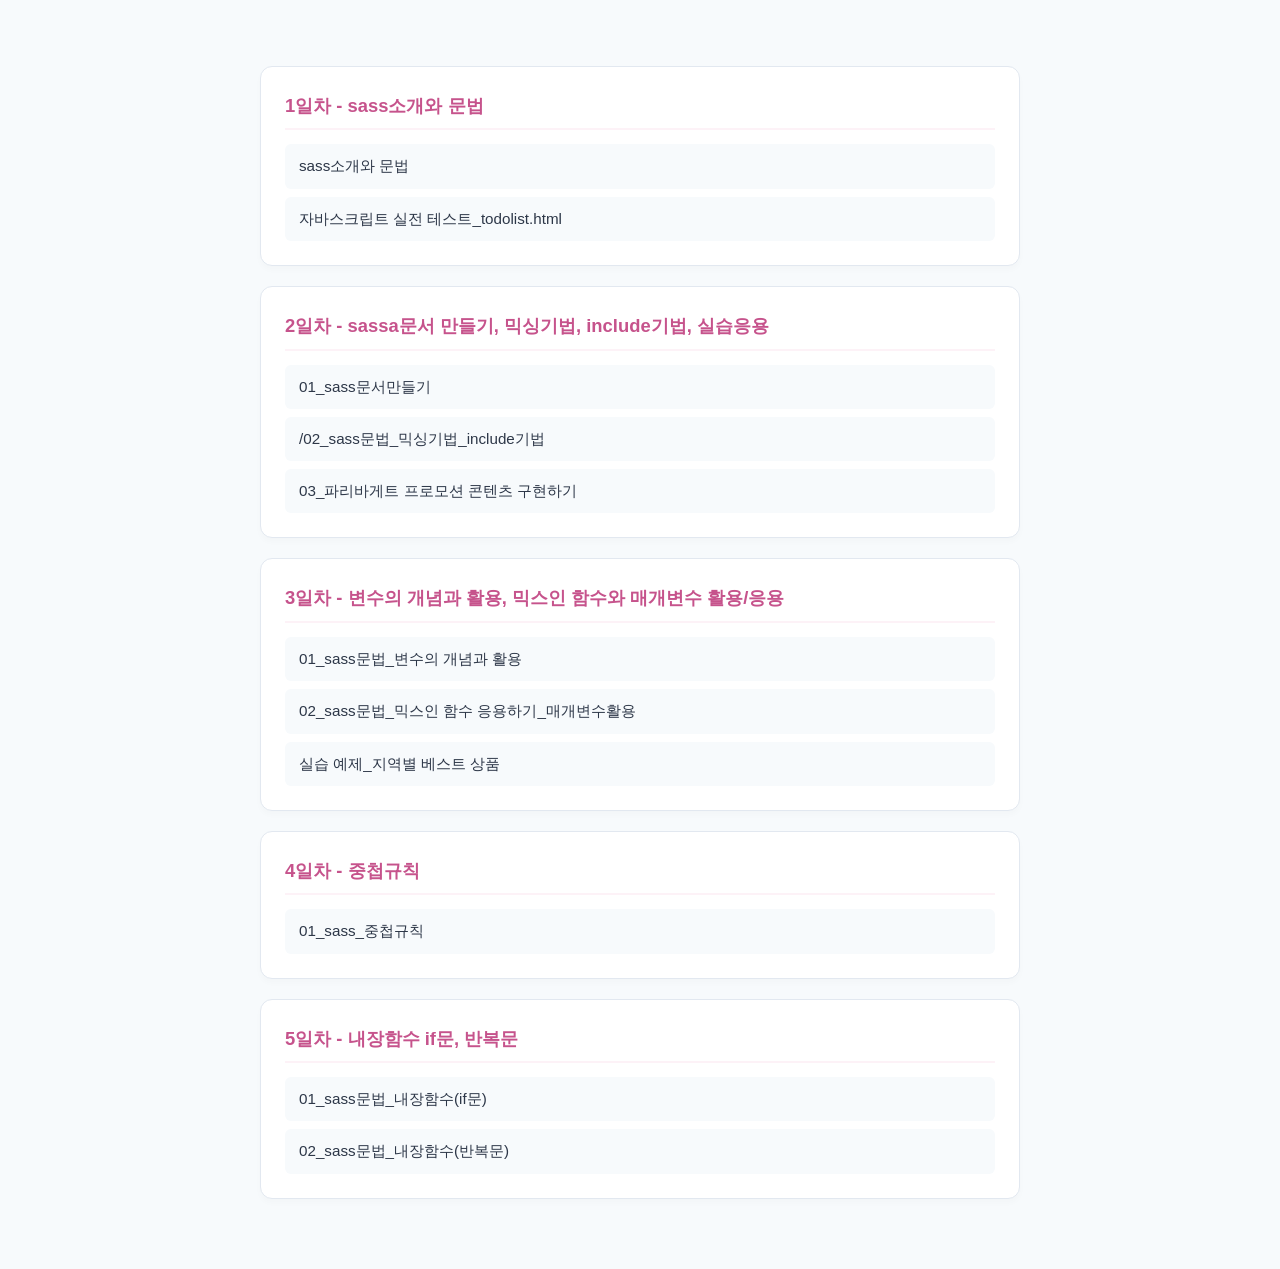
<file: index.html>
<!DOCTYPE html>
<html lang="ko">
<head>
  <meta charset="UTF-8">
  <meta name="viewport" content="width=device-width, initial-scale=1.0">
  <title>sass 학습목차</title>
  <link rel="stylesheet" href="./css/style.css">
</head>
<body>
  <dl>
    <dt>1일차 - sass소개와 문법</dt>
    <dd><a href="./1111(scss)/sass소개와 문법.html">sass소개와 문법</a></dd>
    <dd><a href="./1111(scss)/자바스크립트 실전  테스트_todolist.html">자바스크립트 실전  테스트_todolist.html</a></dd>
  </dl>
  <dl>
    <dt>2일차 - sassa문서 만들기, 믹싱기법, include기법, 실습응용</dt>
    <dd><a href="./1112/01_sass문서만들기.html">01_sass문서만들기</a></dd>
    <dd><a href="./1112/02_sass문법_믹싱기법_include기법.html">/02_sass문법_믹싱기법_include기법</a></dd>
    <dd><a href="./1112/03_파리바게트 프로모션 콘텐츠 구현하기.html">03_파리바게트 프로모션 콘텐츠 구현하기</a></dd>
  </dl>
  <dl>
    <dt>3일차 - 변수의 개념과 활용, 믹스인 함수와 매개변수 활용/응용</dt>
    <dd><a href="./1113(scss)/01_sass문법_변수의 개념과 활용.html">01_sass문법_변수의 개념과 활용</a></dd>
    <dd><a href="./1113(scss)/02_sass문법_믹스인 함수 응용하기_매개변수활용.html">02_sass문법_믹스인 함수 응용하기_매개변수활용</a></dd>
    <dd><a href="./1113(scss)/실습 예제_지역별 베스트 상품 .html">실습 예제_지역별 베스트 상품</a></dd>
  </dl>
  <dl>
    <dt>4일차 - 중첩규칙</dt>
    <dd><a href="./1116(scss)/01_sass_중첩규칙.html">01_sass_중첩규칙</a></dd>
  </dl>
  <dl>
    <dt>5일차 - 내장함수 if문, 반복문</dt>
    <dd><a href="./1117(scss)/01_sass문법_내장함수(if문).html">01_sass문법_내장함수(if문)</a></dd>
    <dd><a href="./1117(scss)/02_sass문법_내장함수(반복문).html">02_sass문법_내장함수(반복문)</a></dd>
  </dl>
</body>
</html>
</file>
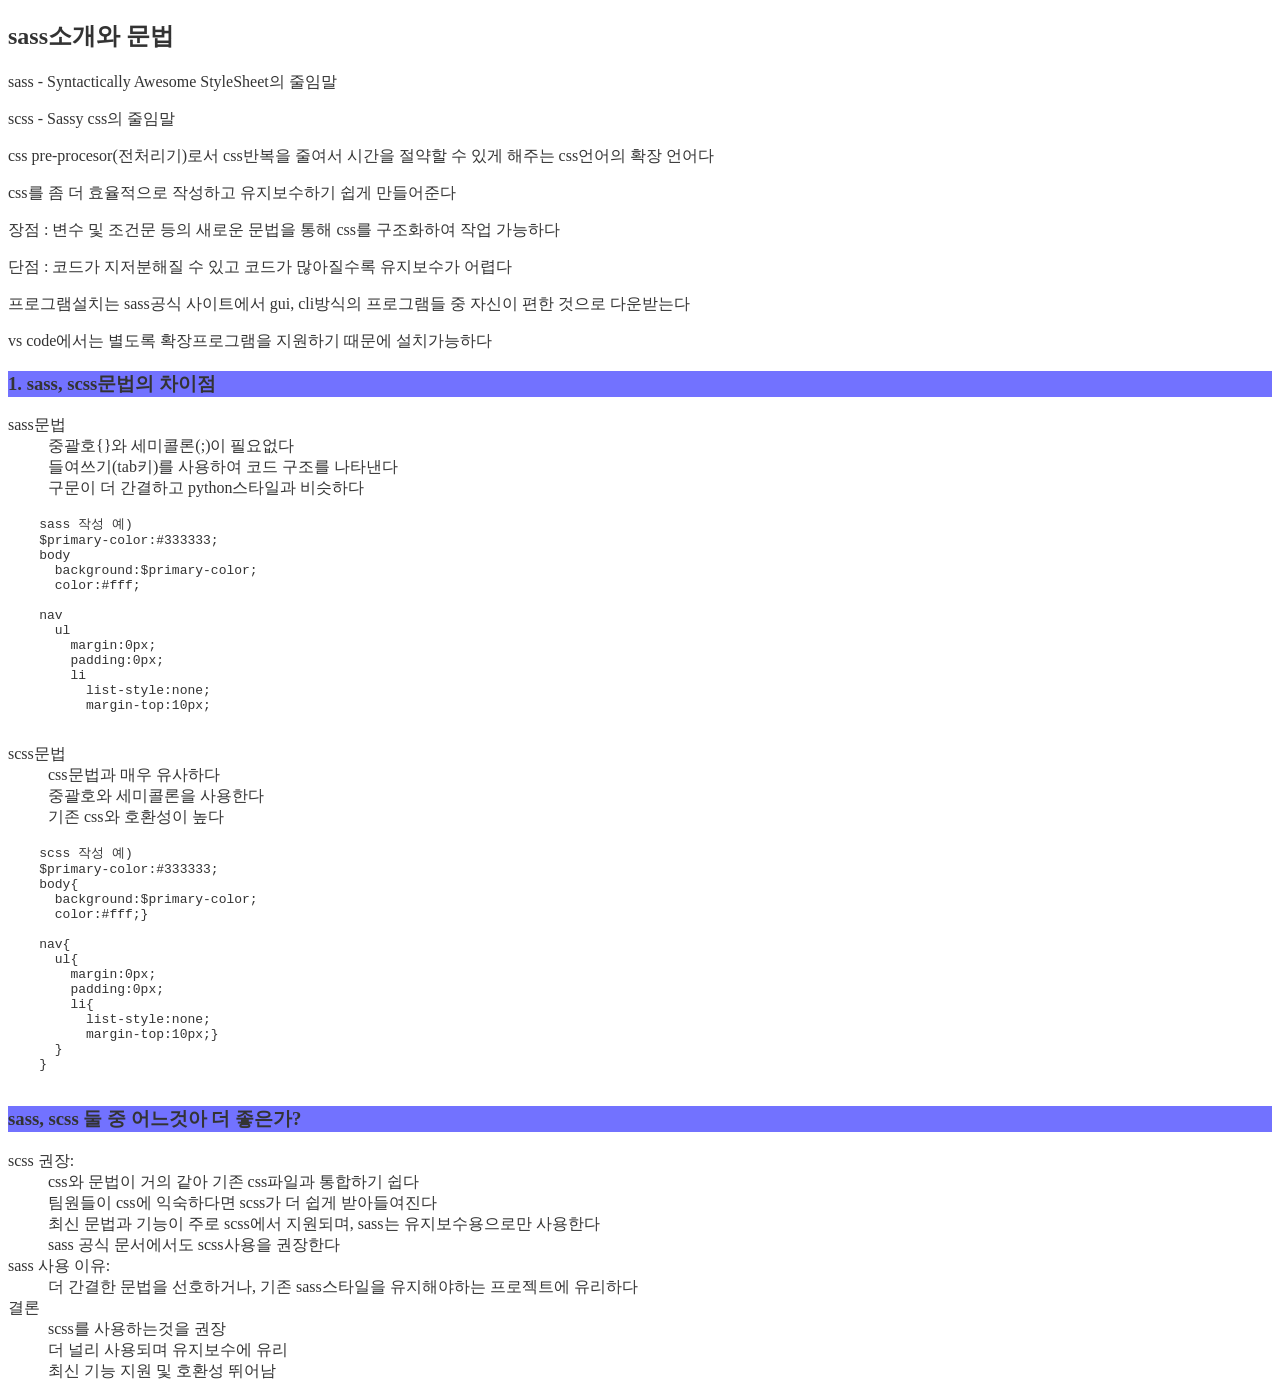
<file: 1111(scss)/sass소개와 문법.html>
<!DOCTYPE html>
<html lang="ko">
<head>
  <meta charset="UTF-8">
  <meta name="viewport" content="width=device-width, initial-scale=1.0">
  <title>sass소개와 문법</title>
  <link rel="stylesheet" href="./style/style.css">
</head>
<body>
  <h2>sass소개와 문법</h2>
  <p>sass - Syntactically Awesome StyleSheet의 줄임말</p>
  <p>scss - Sassy css의 줄임말</p>
  <p>css pre-procesor(전처리기)로서 css반복을 줄여서 시간을 절약할 수 있게 해주는 css언어의 확장 언어다</p>
  <p>css를 좀 더 효율적으로 작성하고 유지보수하기 쉽게 만들어준다</p>
  <p>장점 : 변수 및 조건문 등의 새로운 문법을 통해 css를 구조화하여 작업 가능하다</p>
  <p>단점 : 코드가 지저분해질 수 있고 코드가 많아질수록 유지보수가 어렵다</p>
  <p>프로그램설치는 sass공식 사이트에서 gui, cli방식의 프로그램들 중 자신이 편한 것으로 다운받는다</p>
  <p>vs code에서는 별도록 확장프로그램을 지원하기 때문에 설치가능하다</p>

  <h3>1. sass, scss문법의 차이점</h3>
  <dl>
    <dt>sass문법</dt>
    <dd>중괄호{}와 세미콜론(;)이 필요없다</dd>
    <dd>들여쓰기(tab키)를 사용하여 코드 구조를 나타낸다</dd>
    <dd>구문이 더 간결하고 python스타일과 비슷하다</dd>
  </dl>

  <pre>
    sass 작성 예)
    $primary-color:#333333;
    body
      background:$primary-color;
      color:#fff;

    nav
      ul
        margin:0px;
        padding:0px;
        li
          list-style:none;
          margin-top:10px;
  </pre>

  <dl>
    <dt>scss문법</dt>
    <dd>css문법과 매우 유사하다</dd>
    <dd>중괄호와 세미콜론을 사용한다</dd>
    <dd>기존 css와 호환성이 높다</dd>
  </dl>

  <pre>
    scss 작성 예)
    $primary-color:#333333;
    body{
      background:$primary-color;
      color:#fff;}

    nav{
      ul{
        margin:0px;
        padding:0px;
        li{
          list-style:none;
          margin-top:10px;}
      }
    }
  </pre>

  <h3>sass, scss 둘 중 어느것아 더 좋은가?</h3>
  <dl>
    <dt>scss 권장:</dt>
    <dd>css와 문법이 거의 같아 기존 css파일과 통합하기 쉽다</dd>
    <dd>팀원들이 css에 익숙하다면 scss가 더 쉽게 받아들여진다</dd>
    <dd>최신 문법과 기능이 주로 scss에서 지원되며, sass는 유지보수용으로만 사용한다</dd>
    <dd>sass 공식 문서에서도 scss사용을 권장한다</dd>

    <dt>sass 사용 이유:</dt>
    <dd>더 간결한 문법을 선호하거나, 기존 sass스타일을 유지해야하는 프로젝트에 유리하다</dd>

    <dt>결론</dt>
    <dd>scss를 사용하는것을 권장</dd>
    <dd>더 널리 사용되며 유지보수에 유리</dd>
    <dd>최신 기능 지원 및 호환성 뛰어남</dd>
  </dl>
</body>
</html>
</file>
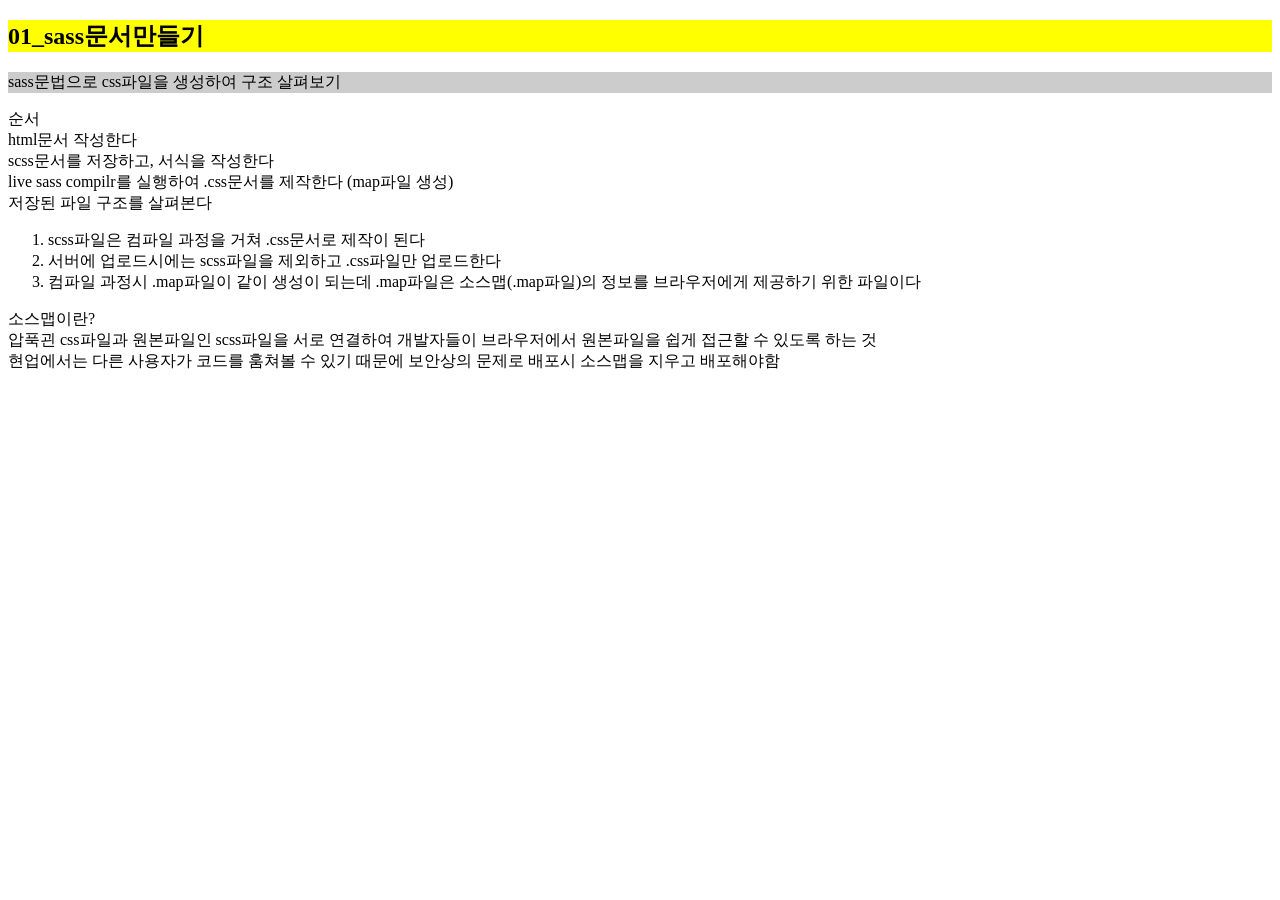
<file: 1112/01_sass문서만들기.html>
<!DOCTYPE html>
<html lang="ko">
<head>
  <meta charset="UTF-8">
  <meta name="viewport" content="width=device-width, initial-scale=1.0">
  <title>01_sass문서만들기</title>
  <link rel="stylesheet" href="./css/style.css">
</head>
<body>
  <h2>01_sass문서만들기</h2>
  <p>sass문법으로 css파일을 생성하여 구조 살펴보기</p>
  <dl>
    <dt>순서</dt>
    <dd>html문서 작성한다</dd>
    <dd>scss문서를 저장하고, 서식을 작성한다</dd>
    <dd>live sass compilr를 실행하여 .css문서를 제작한다 (map파일 생성)</dd>
    <dd>저장된 파일 구조를 살펴본다</dd>
  </dl>

  <ol>
    <li>scss파일은 컴파일 과정을 거쳐 .css문서로 제작이 된다</li>
    <li>서버에 업로드시에는 scss파일을 제외하고 .css파일만 업로드한다</li>
    <li>컴파일 과정시 .map파일이 같이 생성이 되는데 .map파일은 소스맵(.map파일)의 정보를 브라우저에게 제공하기 위한 파일이다</li>
  </ol>

  <dl>
    <dt>소스맵이란?</dt>
    <dd>압푹괸 css파일과 원본파일인 scss파일을 서로 연결하여 개발자들이 브라우저에서 원본파일을 쉽게 접근할 수 있도록 하는 것</dd>
    <dd>현업에서는 다른 사용자가 코드를 훔쳐볼 수 있기 때문에 보안상의 문제로 배포시 소스맵을 지우고 배포해야함</dd>
  </dl>
</body>
</html>
</file>
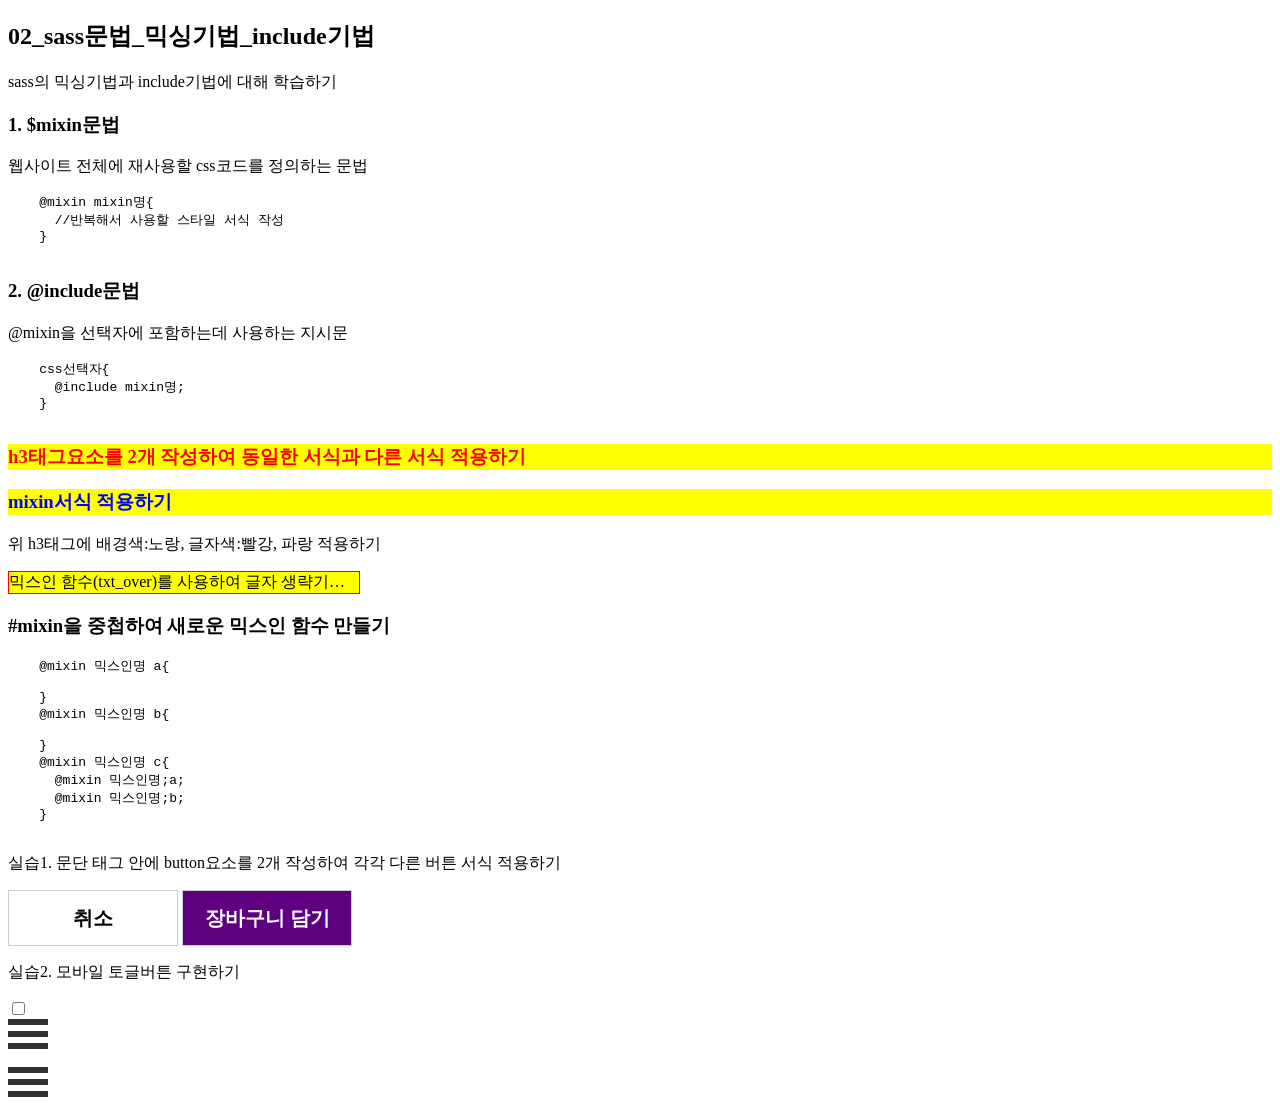
<file: 1112/02_sass문법_믹싱기법_include기법.html>
<!DOCTYPE html>
<html lang="ko">
<head>
  <meta charset="UTF-8">
  <meta name="viewport" content="width=device-width, initial-scale=1.0">
  <title>02_sass문법_믹싱기법_include기법</title>
  <link rel="stylesheet" href="./css/style1.css">
</head>
<body>
  <h2>02_sass문법_믹싱기법_include기법</h2>
  <p>sass의 믹싱기법과 include기법에 대해 학습하기</p>

  <h3>1. $mixin문법</h3>
  <p>웹사이트 전체에 재사용할 css코드를 정의하는 문법</p>
  <pre>
    @mixin mixin명{
      //반복해서 사용할 스타일 서식 작성
    }
  </pre>
  <h3>2. @include문법</h3>
  <p>@mixin을 선택자에 포함하는데 사용하는 지시문</p>
  <pre>
    css선택자{
      @include mixin명;
    }
  </pre>

  <h3 class="title01">h3태그요소를 2개 작성하여 동일한 서식과 다른 서식 적용하기</h3>
  <h3 class="title02">mixin서식 적용하기</h3>
  <p>위 h3태그에 배경색:노랑, 글자색:빨강, 파랑 적용하기</p>

  <p class="p01">믹스인 함수(txt_over)를 사용하여 글자 생략기호 나오게 하기</p>

  <h3>#mixin을 중첩하여 새로운 믹스인 함수 만들기</h3>
  <pre>
    @mixin 믹스인명 a{

    }
    @mixin 믹스인명 b{

    }
    @mixin 믹스인명 c{
      @mixin 믹스인명;a;
      @mixin 믹스인명;b;
    }
  </pre>

  <p>실습1. 문단 태그 안에 button요소를 2개 작성하여 각각 다른 버튼 서식 적용하기</p>
  <button class="reset_btn">취소</button>
  <button class="cart_btn">장바구니 담기</button>

  <p>실습2. 모바일 토글버튼 구현하기</p>
  <!-- css로 토글 버튼 구현하기 -->
  <input type="checkbox" id="toggle">
  <label for="toggle" class="toggle_btn">
    <span class="bar bar1">&nbsp;</span>
    <span class="bar bar2">&nbsp;</span>
    <span class="bar bar3">&nbsp;</span>
  </label>
  <!-- 자바스크립트로 토글버튼 구현하기 --> <br>
  <div class="toggle">
    <span class="bar bar4">&nbsp;</span>
    <span class="bar bar5">&nbsp;</span>
    <span class="bar bar6">&nbsp;</span>
  </div>

  <script>
    // 변수 선언
    const toggle = document.querySelector('.toggle');
    const bar = document.querySelectorAll('.toggle span');

    // 클릭이벤트
    toggle.addEventListener('click', function(){
      this.classList.toggle('active');

      if(this.classList.contains('active')){
        bar[0].classList.add('act_rotate01');
        bar[1].classList.add('act_none');
        bar[2].classList.add('act_rotate02');
      }else{
        bar[0].classList.remove('act_rotate01');
        bar[1].classList.remove('act_none');
        bar[2].classList.remove('act_rotate02');
      }
    });
  </script>
</body>
</html>
</file>
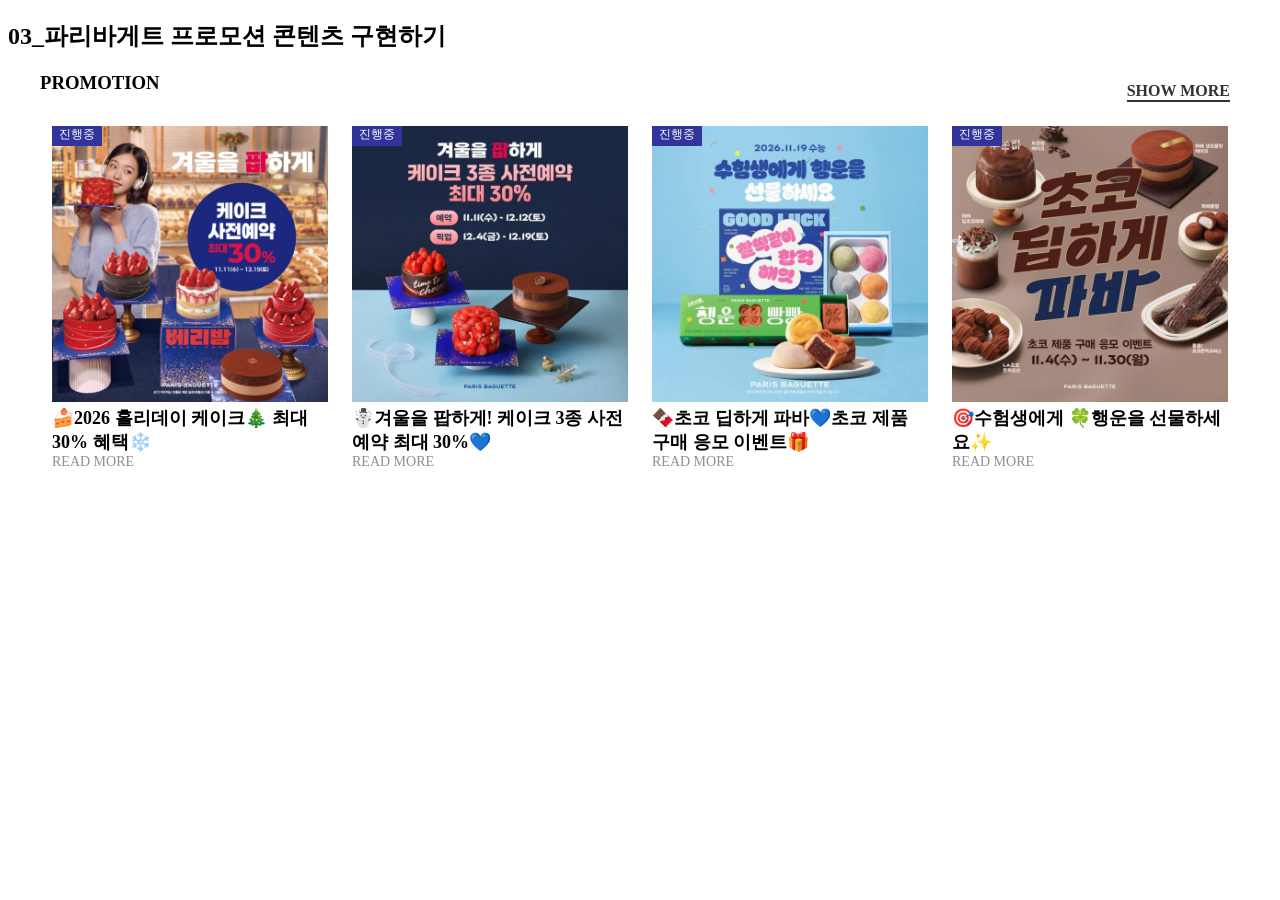
<file: 1112/03_파리바게트 프로모션 콘텐츠 구현하기.html>
<!DOCTYPE html>
<html lang="ko">
<head>
  <meta charset="UTF-8">
  <meta name="viewport" content="width=device-width, initial-scale=1.0">
  <title>03_파리바게트 프로모션 콘텐츠 구현하기</title>
  <link rel="stylesheet" href="./css/exec.css">
</head>
<body>
  <h2>03_파리바게트 프로모션 콘텐츠 구현하기</h2>
  <section class="promotion">
    <h3>PROMOTION</h3>
    <a href="#" class="more">show more</a>
    <ul>
      <li>
        <a href="#" title="">
        <span class="s01">진행중</span>
        <img src="./img/promotion1.jpg" alt="">
        </a>
        <span class="c_title">🍰2026 홀리데이 케이크🎄 최대 30% 혜택❄️
</span>
        <p><a href="#" title="더보기">read more</a></p>
      </li>
      <li>
        <a href="#" title="">
        <span class="s01">진행중</span>
        <img src="./img/promotion2.jpg" alt="">
        </a>
        <span class="c_title">☃️겨울을 팝하게! 케이크 3종 사전예약 최대 30%💙</span>
        <p><a href="#" title="더보기">read more</a></p>
      </li>
      <li>
        <a href="#" title="">
        <span class="s01">진행중</span>
        <img src="./img/promotion3.jpg" alt="">
        </a>
        <span class="c_title">🍫초코 딥하게 파바💙초코 제품 구매 응모 이벤트🎁
</span>
        <p><a href="#" title="더보기">read more</a></p>
      </li>
      <li>
        <a href="#" title="">
        <span class="s01">진행중</span>
        <img src="./img/promotion4.jpg" alt="">
        </a>
        <span class="c_title">🎯수험생에게 🍀행운을 선물하세요✨</span>
        <p><a href="#" title="더보기">read more</a></p>
      </li>
    </ul>
  </section>
</body>
</html>
</file>
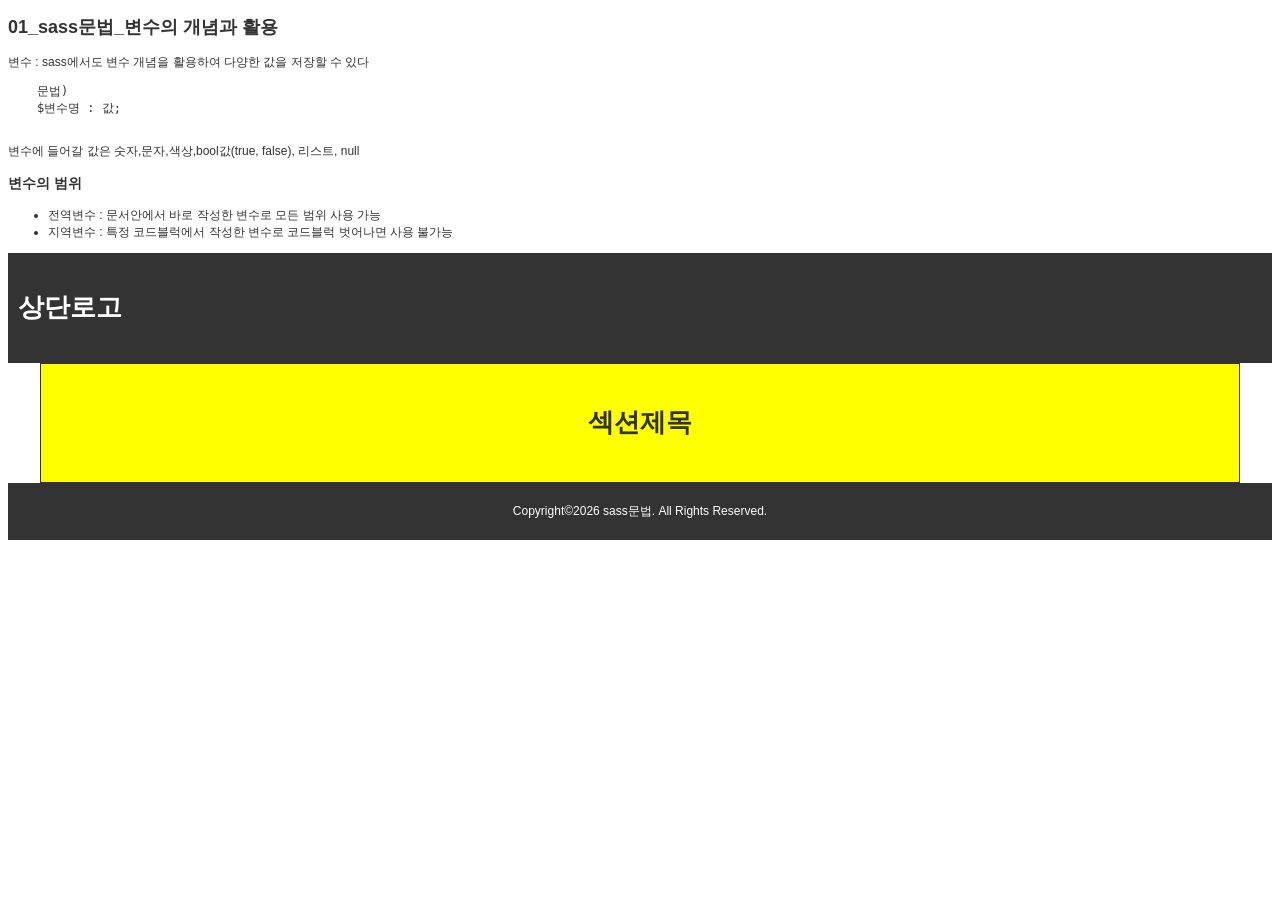
<file: 1113(scss)/01_sass문법_변수의 개념과 활용.html>
<!DOCTYPE html>
<html lang="ko">
<head>
  <meta charset="UTF-8">
  <meta name="viewport" content="width=device-width, initial-scale=1.0">
  <title>01_sass문법_변수의 개념과 활용</title>
  <link rel="stylesheet" href="./css/style.css">
</head>
<body>
  <h2>01_sass문법_변수의 개념과 활용</h2>
  <p>변수 : sass에서도 변수 개념을 활용하여 다양한 값을 저장할 수 있다</p>
  <pre>
    문법)
    $변수명 : 값;
  </pre>
  <p>변수에 들어갈 값은 숫자,문자,색상,bool값(true, false), 리스트, null</p>

  <h3>변수의 범위</h3>
  <ul>
    <li>전역변수 : 문서안에서 바로 작성한 변수로 모든 범위 사용 가능</li>
    <li>지역변수 : 특정 코드블럭에서 작성한 변수로 코드블럭 벗어나면 사용 불가능</li>
  </ul>

  <header>
    <h1>상단로고</h1>
  </header>

  <main>
    <section>
      <h2>섹션제목</h2>
    </section>
  </main>

  <footer>
    <address>Copyright&copy;2026 sass문법. All Rights Reserved.</address>
  </footer>


</body>
</html>
</file>
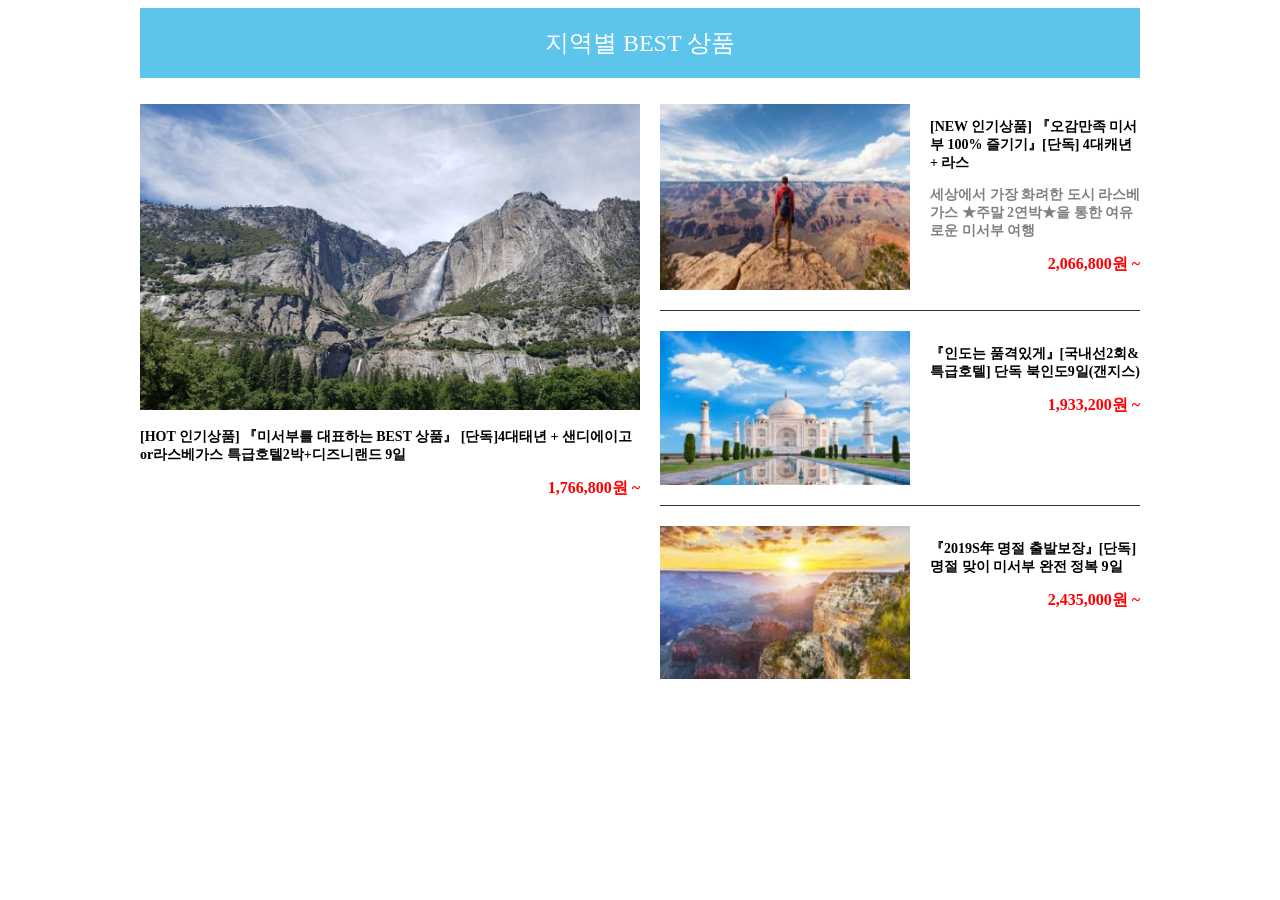
<file: 1113(scss)/실습 예제_지역별 베스트 상품 .html>
<!DOCTYPE html>
<html lang="ko">
<head>
  <meta charset="UTF-8">
  <meta name="viewport" content="width=device-width, initial-scale=1.0">
  <title>실습 예제_지역별 베스트 상품</title>
  <link rel="stylesheet" href="./css/style2.css">
</head>
<body>
  <section class="product">
    <h2>지역별 BEST 상품</h2>
    <div class="wrap1">
      <ul>
        <li>
          <img src="./실습예제_지역별 best상품/images/tour_09.jpg" alt="">
          <p>[HOT 인기상품] 『미서부를 대표하는 BEST 상품』 [단독]4대태년 + 샌디에이고or라스베가스 특급호텔2박+디즈니랜드 9일</p>
          <p><span>1,766,800원 ~</span></p>
        </li>
      </ul>
    </div>
    <div class="wrap2">
      <ul>
        <li>
          <img src="./실습예제_지역별 best상품/images/tour_11.jpg" alt="">
          <div>
          <p>[NEW 인기상품] 『오감만족 미서부 100% 즐기기』[단독] 4대캐년 + 라스</p>
          <P class="p01">세상에서 가장 화려한 도시 라스베가스 ★주말 2연박★을 통한 여유로운 미서부 여행</P>
          <span>2,066,800원 ~</span>
          </div>
        </li>
        <li>
          <img src="./실습예제_지역별 best상품/images/tour_23.jpg" alt="">
          <div>
          <p>『인도는 품격있게』[국내선2회&특급호텔] 단독 북인도9일(갠지스)</p>
          <span>1,933,200원 ~</span>
          </div>
        </li>
        <li>
          <img src="./실습예제_지역별 best상품/images/tour_43.jpg" alt="">
          <div>
          <p>『2019S年 명절 출발보장』[단독] 명절 맞이 미서부 완전 정복 9일</p>
          <span>2,435,000원 ~</span>
          </div>
        </li>
      </ul>
    </div>
  </section>
</body>
</html>
</file>
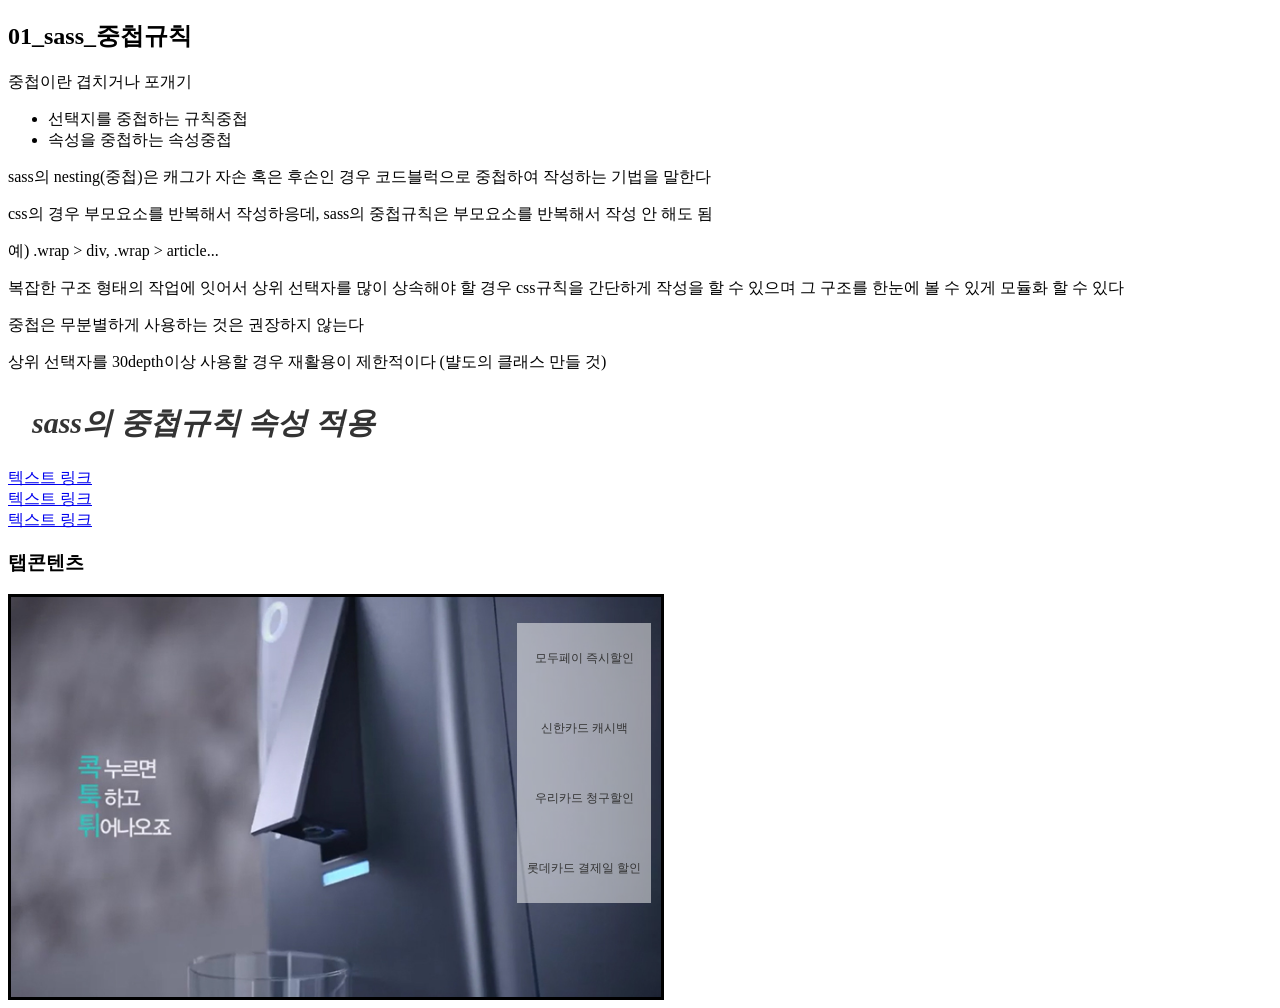
<file: 1116(scss)/01_sass_중첩규칙.html>
<!DOCTYPE html>
<html lang="ko">
<head>
  <meta charset="UTF-8">
  <meta name="viewport" content="width=device-width, initial-scale=1.0">
  <title>01_sass_중첩규칙</title>
  <link rel="stylesheet" href="./css/style.css">
</head>
<body>
  <h2>01_sass_중첩규칙</h2>
  <p>중첩이란 겹치거나 포개기</p>
  <ul>
    <li>선택지를 중첩하는 규칙중첩</li>
    <li>속성을 중첩하는 속성중첩</li>
  </ul>

  <p>sass의 nesting(중첩)은 캐그가 자손 혹은 후손인 경우 코드블럭으로 중첩하여 작성하는 기법을 말한다</p>
  <p>css의 경우 부모요소를 반복해서 작성하응데, sass의 중첩규칙은 부모요소를 반복해서 작성 안 해도 됨</p>
  <p>예) .wrap > div, .wrap > article...</p>
  <p>복잡한 구조 형태의 작업에 잇어서 상위 선택자를 많이 상속해야 할 경우 css규칙을 간단하게 작성을 할 수 있으며 그 구조를 한눈에 볼 수 있게 모듈화 할 수 있다</p>
  <p>중첩은 무분별하게 사용하는 것은 권장하지 않는다</p>
  <p>상위 선택자를 30depth이상 사용할 경우 재활용이 제한적이다 (뱔도의 클래스 만들 것)</p>

  <div class="list">
    <h3>sass의 중첩규칙 속성 적용</h3>
    <ul>
      <li><a href="#">텍스트 링크</a></li>
      <li><a href="#">텍스트 링크</a></li>
      <li><a href="#">텍스트 링크</a></li>
    </ul>
  </div>

  <h3>탭콘텐츠</h3>
  <div class="tab">
    <div class="tabcon">
      <img src="./images/img1.jpg" alt="">
    </div>
    <ul>
      <li><a href="./images/img1.jpg">모두페이 즉시할인</a></li>
      <li><a href="./images/img1.jpg">신한카드 캐시백</a></li>
      <li><a href="./images/img1.jpg">우리카드 청구할인</a></li>
      <li><a href="./images/img1.jpg">롯데카드 결제일 할인</a></li>
    </ul>
  </div>
</body>
</html>
</file>
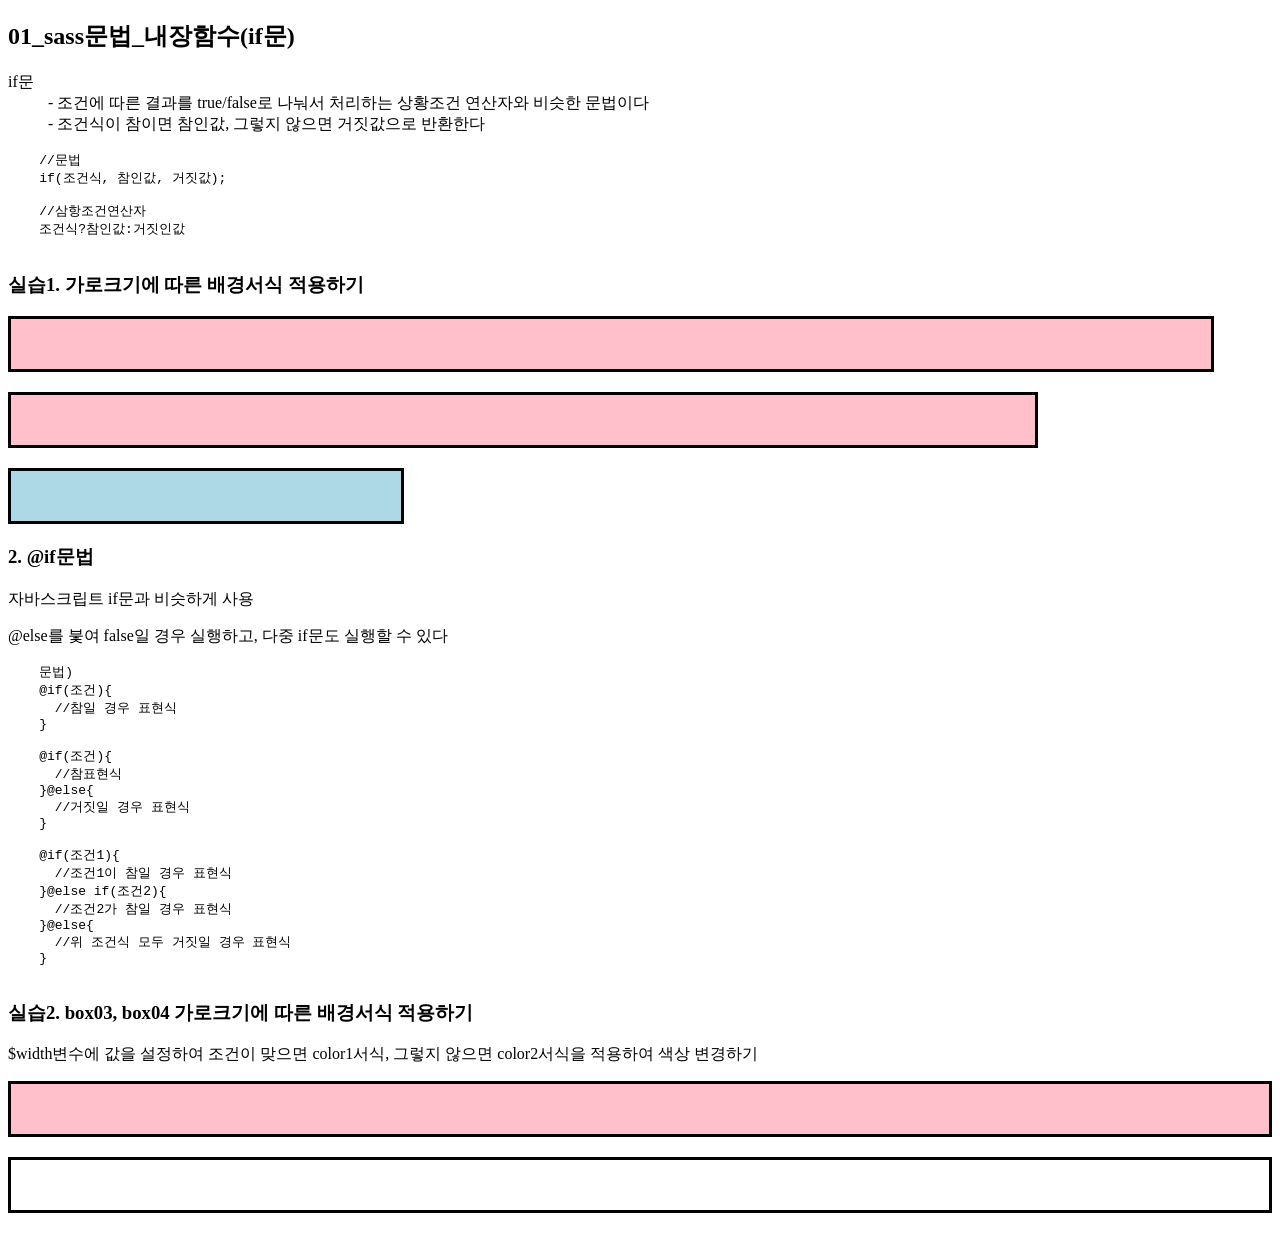
<file: 1117(scss)/01_sass문법_내장함수(if문).html>
<!DOCTYPE html>
<html lang="ko">
<head>
  <meta charset="UTF-8">
  <meta name="viewport" content="width=device-width, initial-scale=1.0">
  <title>01_sass문법_내장함수(if문)</title>
  <link rel="stylesheet" href="./css/style.css">
</head>
<body>
  <h2>01_sass문법_내장함수(if문)</h2>
  <dl>
    <dt>if문</dt>
    <dd>- 조건에 따른 결과를 true/false로 나눠서 처리하는 상황조건 연산자와 비슷한 문법이다</dd>
    <dd>- 조건식이 참이면 참인값, 그렇지 않으면 거짓값으로 반환한다</dd>
  </dl>
  <pre>
    //문법
    if(조건식, 참인값, 거짓값);

    //삼항조건연산자
    조건식?참인값:거짓인값
  </pre>

  <h3>실습1. 가로크기에 따른 배경서식 적용하기</h3>
  <div class="pc"></div>
  <div class="tablet"></div>
  <div class="mobile"></div>

  <h3>2. @if문법</h3>
  <p>자바스크립트 if문과 비슷하게 사용</p>
  <p>@else를 붗여 false일 경우 실행하고, 다중 if문도 실행할 수 있다</p>
  <pre>
    문법)
    @if(조건){
      //참일 경우 표현식
    }

    @if(조건){
      //참표현식
    }@else{
      //거짓일 경우 표현식
    }

    @if(조건1){
      //조건1이 참일 경우 표현식
    }@else if(조건2){
      //조건2가 참일 경우 표현식
    }@else{
      //위 조건식 모두 거짓일 경우 표현식
    }
  </pre>

  <h3>실습2. box03, box04 가로크기에 따른 배경서식 적용하기</h3>
  <p>$width변수에 값을 설정하여 조건이 맞으면 color1서식, 그렇지 않으면 color2서식을 적용하여 색상 변경하기</p>
  <div class="box03"></div>
  <div class="box04"></div>
</body>
</html>
</file>
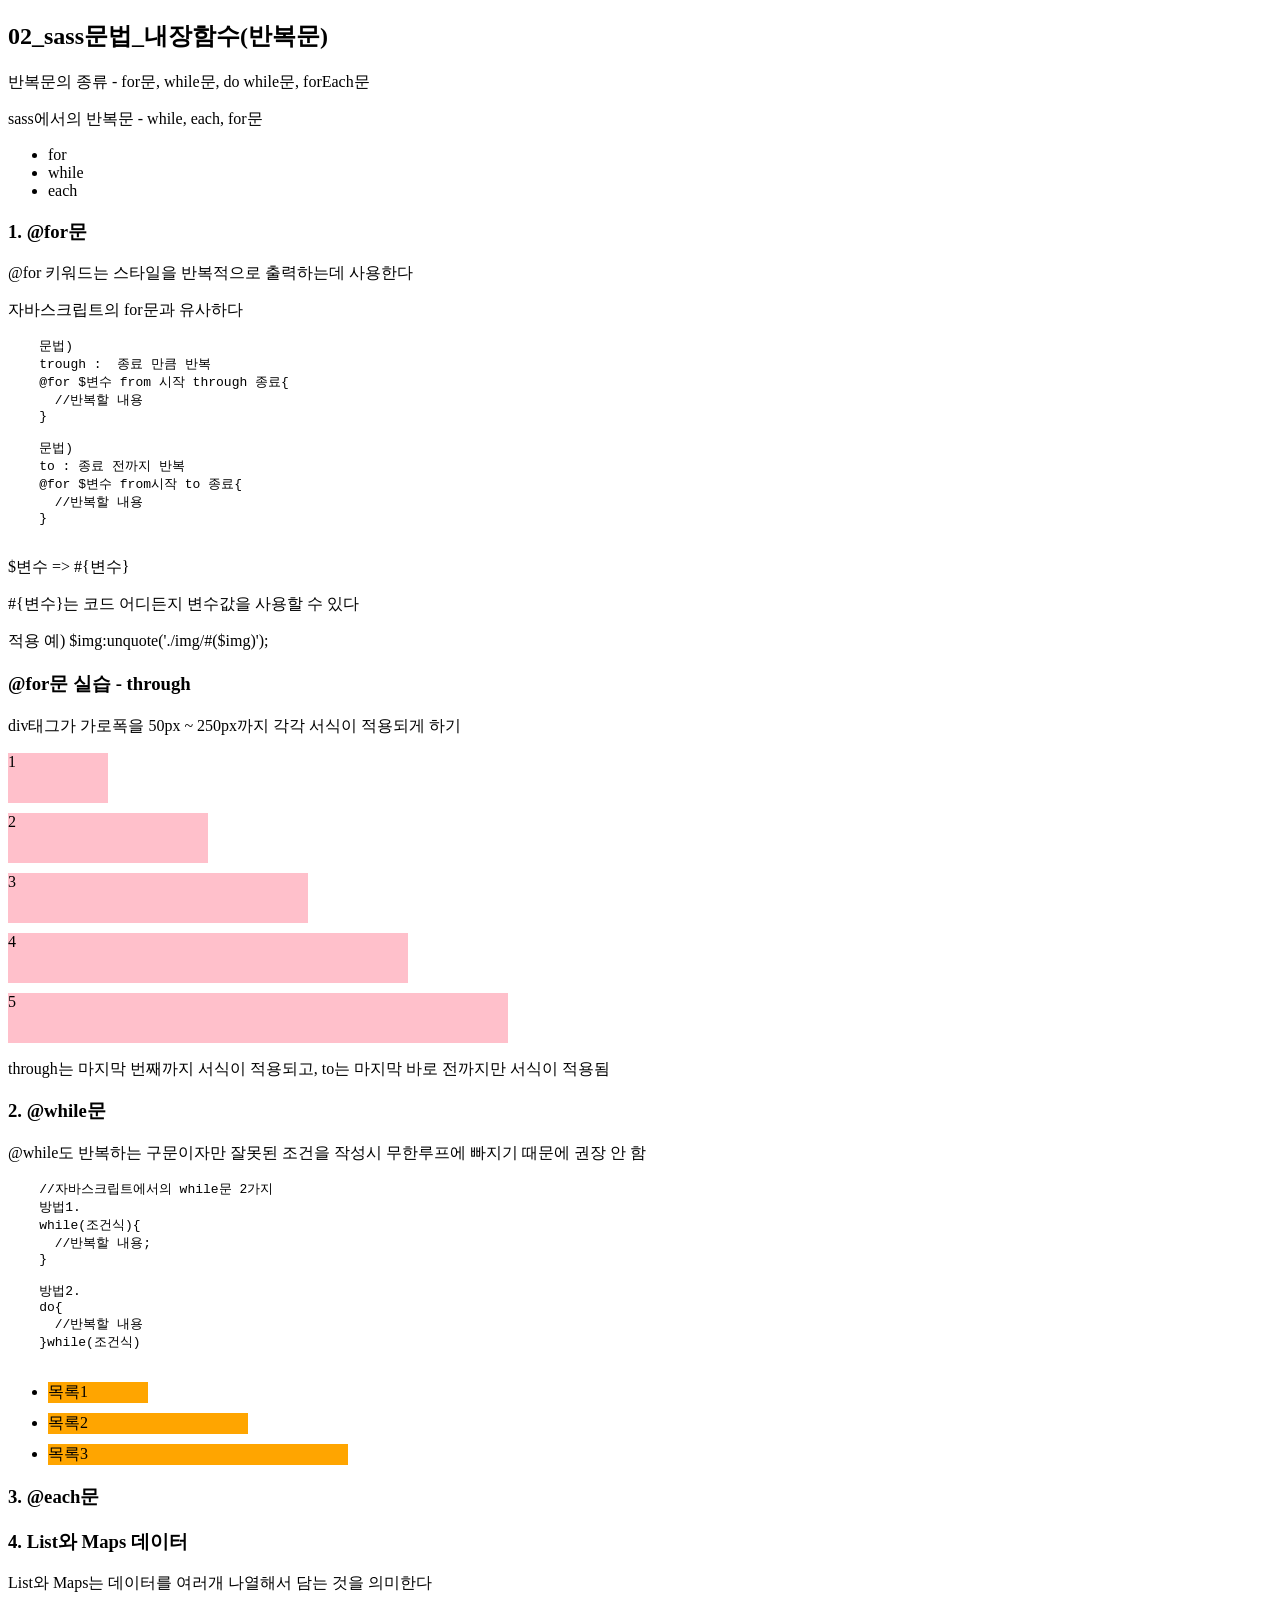
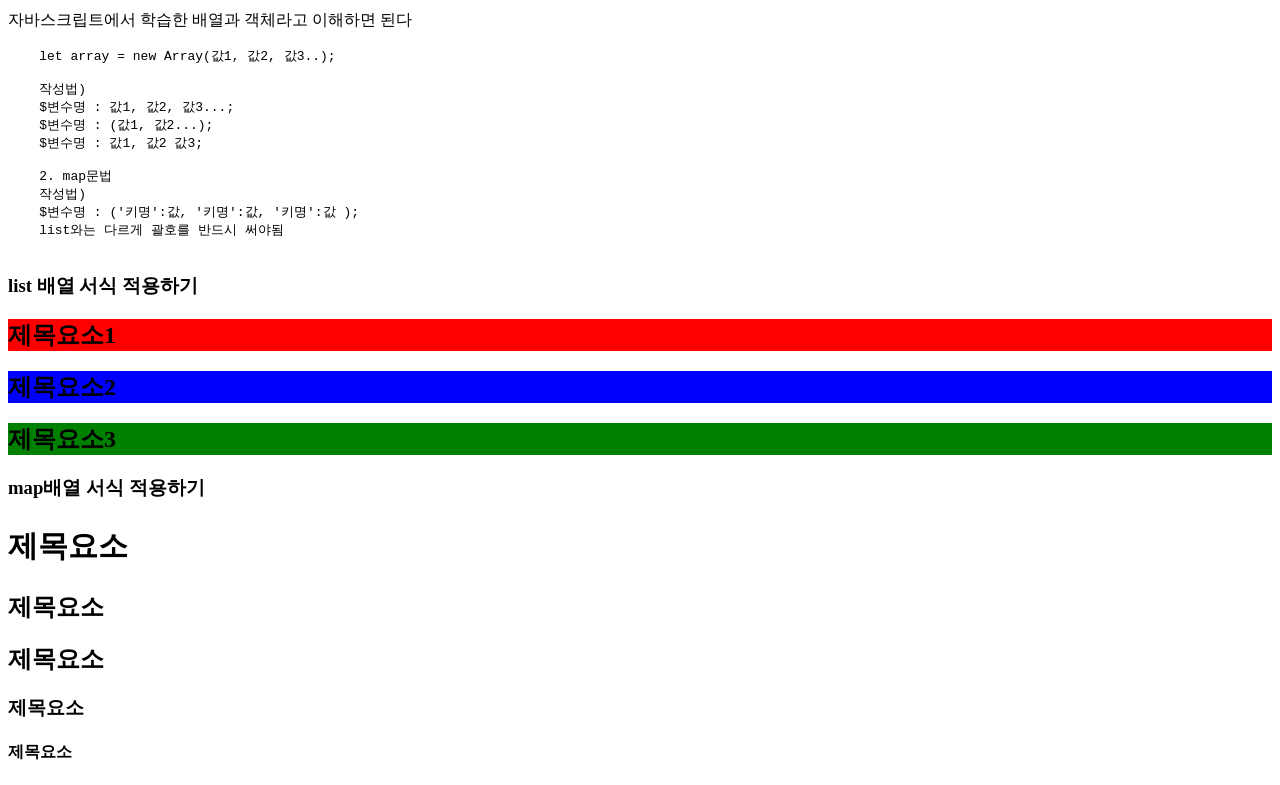
<file: 1117(scss)/02_sass문법_내장함수(반복문).html>
<!DOCTYPE html>
<html lang="ko">
<head>
  <meta charset="UTF-8">
  <meta name="viewport" content="width=device-width, initial-scale=1.0">
  <title>02_sass문법_내장함수(반복문)</title>
  <link rel="stylesheet" href="./css/style1.css">
</head>
<body>
  <h2>02_sass문법_내장함수(반복문)</h2>
  <p>반복문의 종류 - for문, while문, do while문, forEach문</p>
  <p>sass에서의 반복문 - while, each, for문</p>
  <ul>
    <li>for</li>
    <li>while</li>
    <li>each</li>
  </ul>

  <h3>1. @for문</h3>
  <p>@for 키워드는 스타일을 반복적으로 출력하는데 사용한다</p>
  <p>자바스크립트의 for문과 유사하다</p>
  <pre>
    문법)
    trough :  종료 만큼 반복
    @for $변수 from 시작 through 종료{
      //반복할 내용
    }

    문법)
    to : 종료 전까지 반복
    @for $변수 from시작 to 종료{
      //반복할 내용
    }
  </pre>
  <p>$변수 => #{변수}</p>
  <p>#{변수}는 코드 어디든지 변수값을 사용할 수 있다</p>
  <p>적용 예) $img:unquote('./img/#($img)');</p>

  <h3>@for문 실습 - through</h3>
  <p>div태그가 가로폭을 50px ~ 250px까지 각각 서식이 적용되게 하기</p>
  <div>1</div>
  <div>2</div>
  <div>3</div>
  <div>4</div>
  <div>5</div>
  <p>through는 마지막 번째까지 서식이 적용되고, to는 마지막 바로 전까지만 서식이 적용됨</p>

  <h3>2. @while문</h3>
  <p>@while도 반복하는 구문이자만 잘못된 조건을 작성시 무한루프에 빠지기 때문에 권장 안 함</p>
  <pre>
    //자바스크립트에서의 while문 2가지
    방법1.
    while(조건식){
      //반복할 내용;
    }

    방법2.
    do{
      //반복할 내용
    }while(조건식)
  </pre>
  <ul class="list01">
    <li>목록1</li>
    <li>목록2</li>
    <li>목록3</li>
  </ul>

  <h3>3. @each문</h3>
  <h3>4. List와 Maps 데이터</h3>
  <p>List와 Maps는 데이터를 여러개 나열해서 담는 것을 의미한다</p>
  <p>자바스크립트에서 학습한 배열과 객체라고 이해하면 된다</p>
  <pre>
    let array = new Array(값1, 값2, 값3..);
    
    작성법)
    $변수명 : 값1, 값2, 값3...;
    $변수명 : (값1, 값2...);
    $변수명 : 값1, 값2 값3;

    2. map문법
    작성법)
    $변수명 : ('키명':값, '키명':값, '키명':값 );
    list와는 다르게 괄호를 반드시 써야됨
  </pre>

  <h3>list 배열 서식 적용하기</h3>
  <article>
    <h2>제목요소1</h2>
    <h2>제목요소2</h2>
    <h2>제목요소3</h2>
  </article>

  <h3>map배열 서식 적용하기</h3>
  <section>
    <h2>제목요소</h2>
    <h2>제목요소</h2>
    <h2>제목요소</h2>
    <h3>제목요소</h3>
    <h4>제목요소</h4>
  </section>
</body>
</html>
</file>
<file: css/style.css>
@charset "UTF-8";

:root {
  --sass-pink: #c6538c;
  --sass-light: #fdf2f7;
  --text-color: #2d3748;
  --bg-color: #f7fafc;
  --card-bg: #ffffff;
  --border-color: #e2e8f0;
}

* {
  box-sizing: border-box;
}

body {
  font-family: 'Pretendard', -apple-system, BlinkMacSystemFont, 'Segoe UI', Roboto, sans-serif;
  background-color: var(--bg-color);
  color: var(--text-color);
  max-width: 800px;
  margin: 0 auto;
  padding: 50px 20px;
  line-height: 1.6;
}

h1.main-title {
  text-align: center;
  color: var(--sass-pink);
  margin-bottom: 40px;
  font-size: 2rem;
  font-weight: 700;
}

dl {
  background: var(--card-bg);
  border: 1px solid var(--border-color);
  border-radius: 12px;
  padding: 24px;
  margin-bottom: 20px;
  box-shadow: 0 4px 6px rgba(0, 0, 0, 0.02);
  transition: transform 0.2s ease, box-shadow 0.2s ease;
}

dl:hover {
  box-shadow: 0 6px 15px rgba(198, 83, 140, 0.08);
  border-color: var(--sass-pink);
}

dt {
  font-size: 1.15rem;
  font-weight: 700;
  color: var(--sass-pink);
  margin-bottom: 14px;
  padding-bottom: 8px;
  border-bottom: 2px solid var(--sass-light);
}

dd {
  margin: 8px 0 0 0;
}

dd a {
  display: block;
  padding: 10px 14px;
  background-color: var(--bg-color);
  color: var(--text-color);
  text-decoration: none;
  border-radius: 6px;
  font-size: 0.95rem;
  transition: all 0.2s ease;
}

dd a:hover {
  background-color: var(--sass-light);
  color: var(--sass-pink);
  transform: translateX(6px);
  font-weight: 500;
}
</file>
<file: 1111(scss)/style/style.css>
:root {
  --text_color: rgb(114, 114, 255);
}

h3 {
  background: var(--text_color);
}

body {
  color: #333;
}/*# sourceMappingURL=style.css.map */
</file>
<file: 1112/css/style.css>
h2 {
  background-color: #ffff00;
}

p {
  background-color: #ccc;
}

dl dd {
  margin: 0px;
}/*# sourceMappingURL=style.css.map */
</file>
<file: 1112/css/style1.css>
.title01 {
  color: #f00;
  background-color: #ffff00;
}

.title02 {
  color: #f00;
  background-color: #ffff00;
  color: #00f;
}

.title01:hover, .title02:hover {
  border: 2px solid #333;
}

.p01 {
  width: 350px;
  border: 1px solid #f00;
  background-color: #ffff00;
  overflow: hidden;
  white-space: nowrap;
  text-overflow: ellipsis;
}

.reset_btn {
  font-family: "Noto Sans";
  font-weight: bold;
  font-size: 20px;
  border: 1px solid #ccc;
  padding: 0 10px;
  width: 170px;
  height: 56px;
  background-color: #fff;
}

.cart_btn {
  font-family: "Noto Sans";
  font-weight: bold;
  font-size: 20px;
  border: 1px solid #ccc;
  padding: 0 10px;
  width: 170px;
  height: 56px;
  background-color: rgb(95, 0, 128);
  color: #fff;
}

.toggle_btn, .toggle {
  display: flex;
  flex-direction: column;
  justify-content: space-between;
  width: 40px;
  height: 30px;
  cursor: pointer;
  position: relative;
}

.toggle_btn .bar, .toggle .bar {
  height: 6px;
  width: 40px;
  background-color: #333;
  display: block;
  transition: 0.3s;
}

#toggle:checked ~ .toggle_btn .bar1 {
  transform: rotate(45deg);
  position: absolute;
  top: 10px;
}

#toggle:checked ~ .toggle_btn .bar2 {
  display: none;
}

#toggle:checked ~ .toggle_btn .bar3 {
  transform: rotate(-45deg);
  position: absolute;
  top: 10px;
}

.act_rotate01 {
  transform: rotate(45deg);
  position: absolute;
  top: 10px !important;
}

.act_none {
  display: none !important;
}

.act_rotate02 {
  transform: rotate(-45deg);
  position: absolute;
  top: 10px !important;
}/*# sourceMappingURL=style1.css.map */
</file>
<file: 1112/css/exec.css>
ul, li {
  list-style: none;
}

a {
  text-decoration: none;
  color: #333;
}

.promotion * {
  padding: 0;
  margin: 0;
}

.promotion {
  width: 1200px;
  margin: 0 auto;
  position: relative;
}

.promotion .more {
  position: absolute;
  top: 10px;
  right: 10px;
  border-bottom: 2px solid #333;
  font-weight: bold;
  text-transform: uppercase;
}

.promotion ul {
  display: flex;
  justify-content: space-around;
  margin-top: 20px;
}

.promotion ul li {
  width: 23%;
  margin: 1% 0;
  position: relative;
}

.promotion img {
  width: 100%;
  transition: 0.3s;
}

.promotion img:hover {
  filter: brightness(0.6);
}

.promotion .s01 {
  width: 50px;
  height: 20px;
  text-align: center;
  background: rgb(51, 51, 156);
  color: #fff;
  font-size: 12px;
  position: absolute;
  top: 0;
  left: 0;
  z-index: 10;
}

.promotion .c_title {
  font-weight: bold;
  font-size: 18px;
}

.promotion .c_title:hover {
  text-decoration: underline;
}

.promotion p:last-child {
  font-size: 14px;
}

.promotion p:last-child a {
  color: #8f8f8f;
  text-transform: uppercase;
}

.promotion p:last-child a:hover {
  text-decoration: underline;
}/*# sourceMappingURL=exec.css.map */
</file>
<file: 1113(scss)/css/style.css>
@charset "UTF-8";
body {
  font-family: "맑은고딕", arial, sans-serif;
  font-size: 12px;
  color: #333;
}

header, main, footer {
  padding: 20px 10px;
  box-sizing: border-box;
}

header, footer {
  background-color: #333;
  color: #fff;
}

header > h1 {
  font-size: 26px;
}

main {
  width: 1200px;
  margin: 0 auto;
  background-color: #ffff00;
  border: 1px solid #333;
}

section h2 {
  text-align: center;
  font-size: 26px;
}

address {
  text-align: center;
  font-style: normal;
}/*# sourceMappingURL=style.css.map */
</file>
<file: 1113(scss)/css/style2.css>
@charset "UTF-8";
ul, li {
  list-style: none;
  padding: 0;
}

.product {
  width: 1000px;
  height: 400px;
  margin: 0 auto;
  position: relative;
}

.product h2 {
  height: 70px;
  width: 1000px;
  background: #5dc4ec;
  margin-top: 0;
  color: #fff;
  text-align: center;
  line-height: 70px;
  font-weight: 500;
}

.product .wrap1 {
  width: 500px;
  height: 400px;
  position: absolute;
  top: 80px;
  left: 0;
}

.product .wrap1 img {
  width: 100%;
}

.product .wrap2 {
  width: 480px;
  height: 400px;
  margin-left: 20px;
  position: absolute;
  top: 80px;
  right: 0;
}

p {
  font-weight: bold;
  font-size: 14px;
}

.p01 {
  color: #818080;
  font-size: 14px;
}

span {
  color: #f00;
  font-weight: bold;
  float: right;
  font-size: 16px;
}

.wrap1 ul li img {
  width: 100%;
}

.wrap2 ul li img {
  width: 250px; /* 원하는 고정 너비 (원하시는 크기로 조절 가능) */
  -o-object-fit: cover;
     object-fit: cover; /* 이미지가 찌그러지지 않고 비율을 유지하며 상자를 채우게 함 */
  flex-shrink: 0; /* 공간이 부족해도 이미지가 찌그러지거나 줄어들지 않도록 고정 */
}

.wrap2 ul {
  height: 100%;
  display: flex;
  flex-direction: column;
  justify-content: space-between;
}

.wrap2 ul li {
  display: flex;
  border-bottom: 1px solid #333;
  padding-bottom: 20px;
  margin-bottom: 20px;
  flex: 1;
}

.wrap2 ul li:last-child {
  border: none;
}

.wrap2 ul li div {
  width: 260px;
  margin-left: 20px;
}/*# sourceMappingURL=style2.css.map */
</file>
<file: 1116(scss)/css/style.css>
@charset "UTF-8";
.list > h3 {
  color: #333;
  padding: 14px;
  margin: 10px;
  font-family: "궁서체";
  font-size: 30px;
  font-weight: bold;
  font-style: italic;
}
.list > ul {
  margin: 0;
  padding: 0;
}
.list > ul > li {
  list-style: none;
}

.tab {
  width: 650px;
  height: 400px;
  border: 3px solid #000;
  overflow: hidden;
  position: relative;
}
.tab img {
  width: 100%;
}
.tab > ul {
  position: absolute;
  right: 10px;
  top: 10px;
  background: rgba(255, 255, 255, 0.5);
  padding: 0;
}
.tab > ul > li {
  list-style: none;
  text-align: center;
}
.tab > ul > li > a {
  color: #333;
  text-decoration: none;
  line-height: 70px;
  width: 100%;
  font-size: 12px;
  padding: 15px 10px;
}
.tab > ul > li a:hover {
  background: #ff0;
}/*# sourceMappingURL=style.css.map */
</file>
<file: 1117(scss)/css/style.css>
div {
  height: 50px;
  border: 3px solid #000;
  margin-bottom: 20px;
}

.pc {
  width: 1200px;
  background: pink;
}

.tablet {
  width: 1024px;
  background: pink;
}

.mobile {
  width: 390px;
  background: lightblue;
}

.box03 {
  background: pink;
}/*# sourceMappingURL=style.css.map */
</file>
<file: 1117(scss)/css/style1.css>
div {
  height: 50px;
  margin-bottom: 10px;
  background-color: pink;
}

div:nth-of-type(1) {
  width: 100px;
}

div:nth-of-type(2) {
  width: 200px;
}

div:nth-of-type(3) {
  width: 300px;
}

div:nth-of-type(4) {
  width: 400px;
}

div:nth-of-type(5) {
  width: 500px;
}

div:nth-of-type(6) {
  width: 600px;
}

.list01 > li {
  background: orange;
  margin-bottom: 10px;
}
.list01 > li:nth-child(1) {
  width: 100px;
}
.list01 > li:nth-child(2) {
  width: 200px;
}
.list01 > li:nth-child(3) {
  width: 300px;
}

article h2:nth-child(1) {
  background: red;
}
article h2:nth-child(2) {
  background: blue;
}
article h2:nth-child(3) {
  background: green;
}

section h2:nth-child(1) {
  font-size: 30px;
}
section h3:nth-child(1) {
  font-size: 24px;
}
section h4:nth-child(1) {
  font-size: 18px;
}/*# sourceMappingURL=style1.css.map */
</file>
